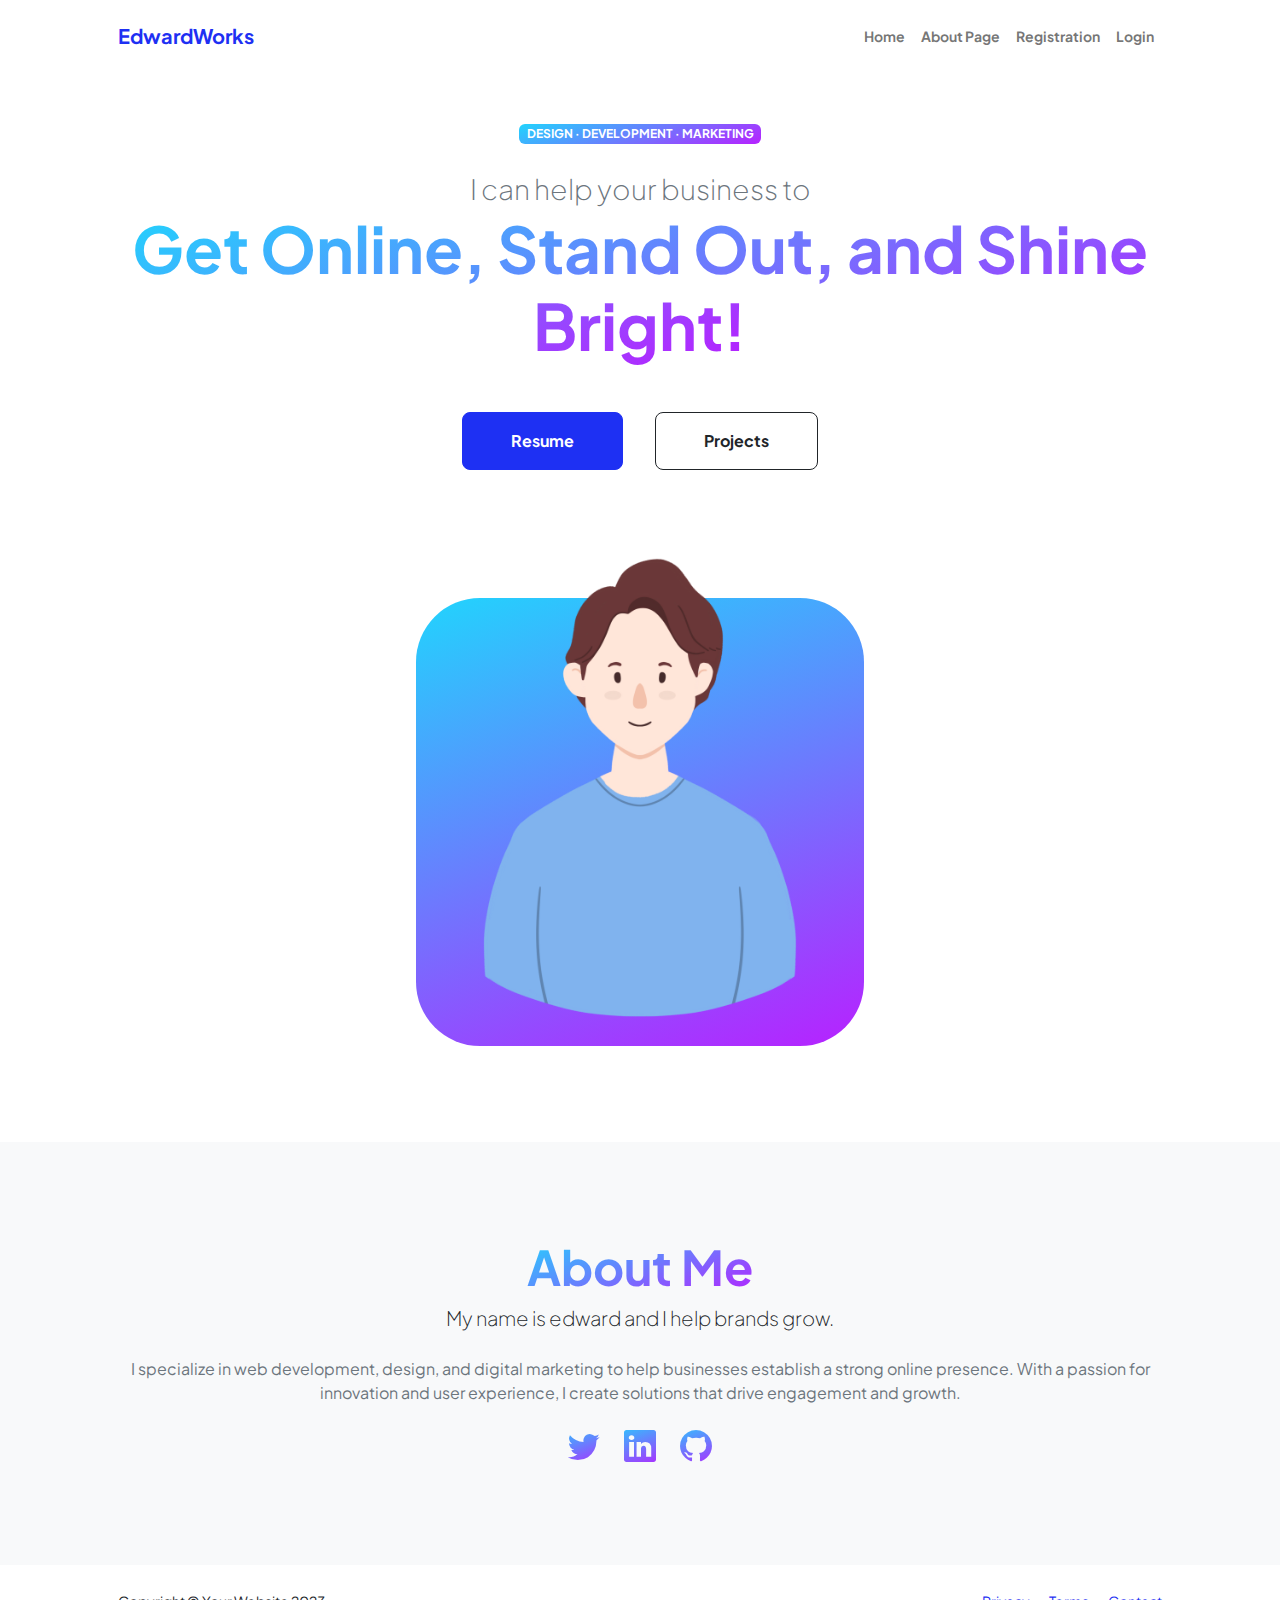
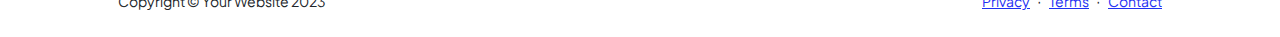
<file: midterm/act - 3 Shop/index.html>
<!DOCTYPE html>
<html lang="en">
    <head>
        <meta charset="utf-8" />
        <meta name="viewport" content="width=device-width, initial-scale=1, shrink-to-fit=no" />
        <meta name="description" content="" />
        <meta name="author" content="" />
        <title>Edward shop</title>
        <!-- Favicon-->
        <link rel="icon" type="image/x-icon" href="assets/favicon.ico" />
        <!-- Custom Google font-->
        <link rel="preconnect" href="https://fonts.googleapis.com" />
        <link rel="preconnect" href="https://fonts.gstatic.com" crossorigin />
        <link href="https://fonts.googleapis.com/css2?family=Plus+Jakarta+Sans:wght@100;200;300;400;500;600;700;800;900&display=swap" rel="stylesheet" />
        <!-- Bootstrap icons-->
        <link href="https://cdn.jsdelivr.net/npm/bootstrap-icons@1.8.1/font/bootstrap-icons.css" rel="stylesheet" />
        <!-- Core theme CSS (includes Bootstrap)-->
        <link href="css/styles.css" rel="stylesheet" />
    </head>
    <body class="d-flex flex-column h-100">
        <main class="flex-shrink-0">
            <!-- Navigation-->
            <nav class="navbar navbar-expand-lg navbar-light bg-white py-3">
                <div class="container px-5">
                    <a class="navbar-brand" href="index.html"><span class="fw-bolder text-primary">EdwardWorks</span></a>
                    <button class="navbar-toggler" type="button" data-bs-toggle="collapse" data-bs-target="#navbarSupportedContent" aria-controls="navbarSupportedContent" aria-expanded="false" aria-label="Toggle navigation"><span class="navbar-toggler-icon"></span></button>
                    <div class="collapse navbar-collapse" id="navbarSupportedContent">
                        <ul class="navbar-nav ms-auto mb-2 mb-lg-0 small fw-bolder">
                            <li class="nav-item"><a class="nav-link" href="index.html">Home</a></li>
                            <li class="nav-item"><a class="nav-link" href="">About Page</a></li>
                            <li class="nav-item"><a class="nav-link" href="" data-bs-toggle="modal" data-bs-target="#reg">Registration</a></li>
                            <li class="nav-item"><a class="nav-link" href="" data-bs-toggle="modal" data-bs-target="#log">Login</a></li>
                        </ul>
                    </div>
                </div>
            </nav>

            
            <!-- Header-->
            <header class="py-5">
                <div class="container px-5 pb-5">
                    <div class="row gx-5 align-items-center">
                        <div class="col-xxl-5">
                            <!-- Header text content-->
                            <div class="text-center text-xxl-start">
                                <div class="badge bg-gradient-primary-to-secondary text-white mb-4"><div class="text-uppercase">Design &middot; Development &middot; Marketing</div></div>
                                <div class="fs-3 fw-light text-muted">I can help your business to</div>
                                <h1 class="display-3 fw-bolder mb-5"><span class="text-gradient d-inline">Get Online, Stand Out, and Shine Bright!</span></h1>
                                <div class="d-grid gap-3 d-sm-flex justify-content-sm-center justify-content-xxl-start mb-3">
                                    <a class="btn btn-primary btn-lg px-5 py-3 me-sm-3 fs-6 fw-bolder" href="resume.html">Resume</a>
                                    <a class="btn btn-outline-dark btn-lg px-5 py-3 fs-6 fw-bolder" href="projects.html">Projects</a>
                                </div>
                            </div>
                        </div>
                        <div class="col-xxl-7">
                            <!-- Header profile picture-->
                            <div class="d-flex justify-content-center mt-5 mt-xxl-0">
                                <div class="profile bg-gradient-primary-to-secondary">
                                    <!-- TIP: For best results, use a photo with a transparent background like the demo example below-->
                                    <!-- Watch a tutorial on how to do this on YouTube (link)-->
                                    <img class="profile-img" src="assets/yea.png" alt="..." />
                                </div>
                            </div>
                        </div>
                    </div>
                </div>
            </div>
            </header>
            <!-- About Section-->
            <section class="bg-light py-5">
                <div class="container px-5">
                    <div class="row gx-5 justify-content-center">
                        <div class="col-xxl-8">
                            <div class="text-center my-5">
                                <h2 class="display-5 fw-bolder"><span class="text-gradient d-inline">About Me</span></h2>
                                <p class="lead fw-light mb-4">My name is edward and I help brands grow.</p>
                                <p class="text-muted">I specialize in web development, design, and digital marketing to help businesses establish a strong online presence. With a passion for innovation and user experience, I create solutions that drive engagement and growth.</p>
                                <div class="d-flex justify-content-center fs-2 gap-4">
                                    <a class="text-gradient" href="#!"><i class="bi bi-twitter"></i></a>
                                    <a class="text-gradient" href="#!"><i class="bi bi-linkedin"></i></a>
                                    <a class="text-gradient" href="#!"><i class="bi bi-github"></i></a>
                                </div>
                            </div>
                        </div>
                    </div>
                </div>
            </section>
        </main>



        <!-- Modal registration-->
        <div class="modal fade" id="reg" tabindex="-1" aria-labelledby="exampleModalLabel" aria-hidden="true">
            <div class="modal-dialog">
            <div class="modal-content">
                <div class="modal-header">
                <h5 class="modal-title" id="exampleModalLabel">CREATE ACCOUNT</h5>
                <button type="button" class="btn-close" data-bs-dismiss="modal" aria-label="Close"></button>
                </div>
                <div class="modal-body">

                <form action="" method="POST">

                <div class="input-group flex-nowrap mb-3">
                    <span class="input-group-text" id="addon-wrapping"><i class="bi bi-person-circle fs-4 text-success"></i></span>
                    <input type="text" class="form-control" placeholder="Enter Your First Name..." required >
                </div>

                <div class="input-group flex-nowrap mb-3">
                    <span class="input-group-text" id="addon-wrapping"><i class="bi bi-person-circle fs-4 text-success"></i></span>
                    <input type="text" class="form-control" placeholder="Enter Your Last Name..." required >
                </div>

                <div class="input-group flex-nowrap mb-3">
                    <span class="input-group-text" id="addon-wrapping"> <i class="bi bi-envelope-fill fs-4 text-success"></i> </span>
                    <input type="email" class="form-control" placeholder="Enter Your Email..." required >
                </div>

                <div class="input-group flex-nowrap mb-3">
                    <span class="input-group-text" id="addon-wrapping"><i class="bi bi-key-fill fs-4 text-success"></i></span>
                    <input type="password" id="myInput" class="form-control" placeholder="Type Your Password..." required >
                </div>
                <span class="fs-4">
                    <input type="checkbox" class="form-check-input" onclick="myFunction()">Show Password
                </span>

                <script>
                    function myFunction() {
                        var x = document.getElementById("myInput");
                        if (x.type === "password") {
                          x.type = "text";
                        } else {
                          x.type = "password";
                        }
                      }
                </script>

                </div>
                    <div class="modal-footer">
                    <input type="submit" value="REGISTER" class="btn btn-success">
                    </div>
                </form>
                    
                </div>
            </div>
        </div>


        <!-- Modal Login-->
        <div class="modal fade" id="log" tabindex="-1" aria-labelledby="exampleModalLabel" aria-hidden="true">
            <div class="modal-dialog">
            <div class="modal-content">
                <div class="modal-header">
                <h5 class="modal-title" id="exampleModalLabel">LOGIN</h5>
                <button type="button" class="btn-close" data-bs-dismiss="modal" aria-label="Close"></button>
                </div>
                <div class="modal-body">


                    <form action="" method="POST">

                <div class="input-group flex-nowrap mb-3 border border-success rounded">
                    <span class="input-group-text" id="addon-wrapping"> <i class="bi bi-envelope-fill fs-4 text-success"></i> </span>
                    <input type="email" class="form-control" placeholder="Enter Your Email..." required >
                </div>

                <div class="input-group flex-nowrap mb-3">
                    <span class="input-group-text" id="addon-wrapping"><i class="bi bi-key-fill fs-4 text-success"></i></span>
                    <input type="password" id="LOGIN" class="form-control" placeholder="Type Your Password..." required >
                </div>
                <span class="fs-4">
                    <input type="checkbox" class="form-check-input" onclick="myFunctionlog()">Show Password
                </span>

                <script>
                    function myFunctionlog() {
                        var x = document.getElementById("LOGIN");
                        if (x.type === "password") {
                          x.type = "text";
                        } else {
                          x.type = "password";
                        }
                      }
                </script>

                </div>
                    <div class="modal-footer">
                    <input type="submit" value="LOGIN" class="btn btn-success">
                    </div>
                </form>
        
                </div>
            </div>
        </div>

        <!-- Footer-->
        <footer class="bg-white py-4 mt-auto">
            <div class="container px-5">
                <div class="row align-items-center justify-content-between flex-column flex-sm-row">
                    <div class="col-auto"><div class="small m-0">Copyright &copy; Your Website 2023</div></div>
                    <div class="col-auto">
                        <a class="small" href="#!">Privacy</a>
                        <span class="mx-1">&middot;</span>
                        <a class="small" href="#!">Terms</a>
                        <span class="mx-1">&middot;</span>
                        <a class="small" href="#!">Contact</a>
                    </div>
                </div>
            </div>
        </footer>
        <!-- Bootstrap core JS-->
        <script src="https://cdn.jsdelivr.net/npm/bootstrap@5.2.3/dist/js/bootstrap.bundle.min.js"></script>
        <!-- Core theme JS-->
        <script src="js/scripts.js"></script>
    </body>
</html>
</file>
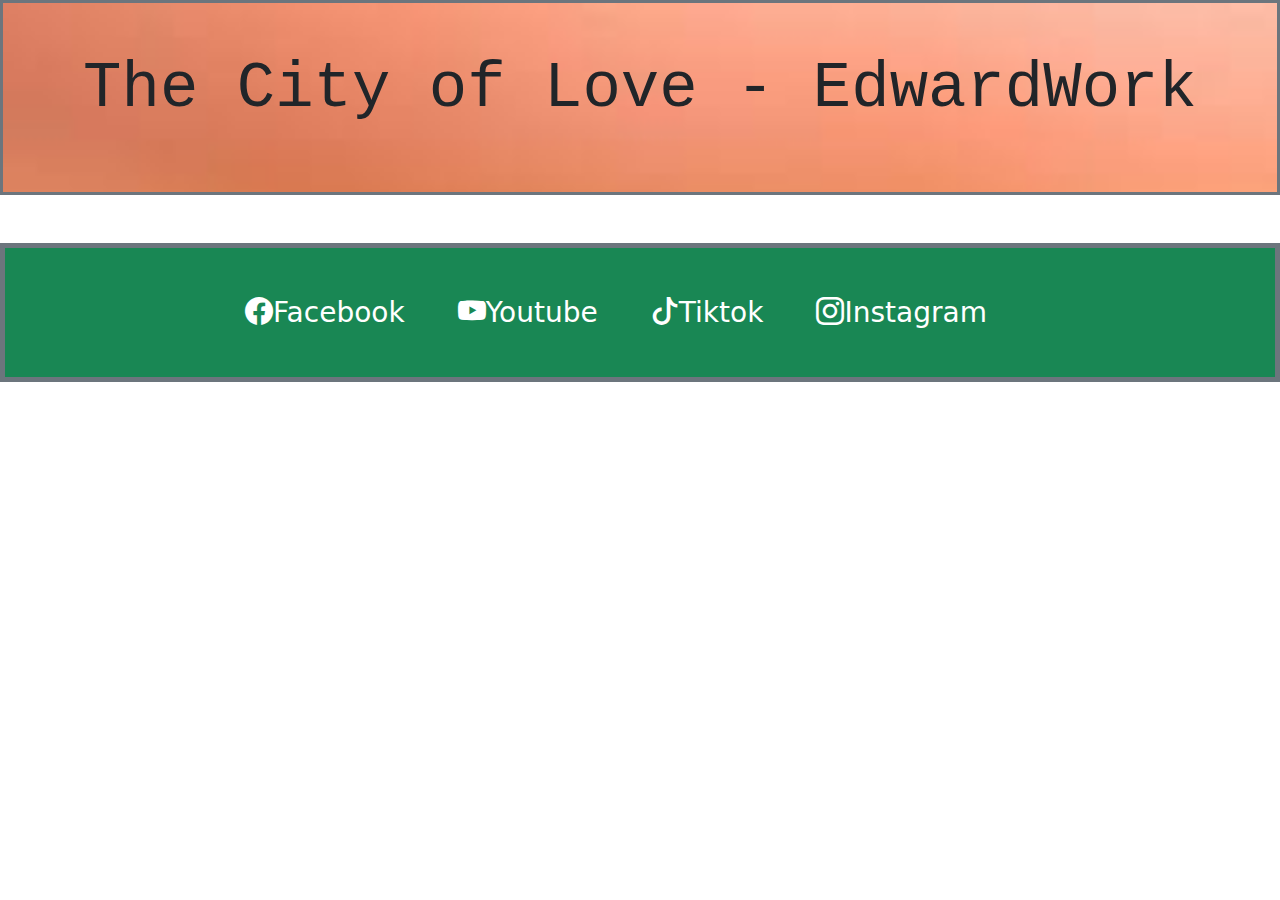
<file: midterm/act -1 Internal links/index1.html>
<!DOCTYPE html>
<html lang="en">
<head>
    <meta charset="UTF-8">
    <meta name="viewport" content="width=device-width, initial-scale=1.0">

    <!--CDN for Boostrap 5 link-->
    <link href="https://cdn.jsdelivr.net/npm/bootstrap@5.3.3/dist/css/bootstrap.min.css" rel="stylesheet">
    <script src="https://cdn.jsdelivr.net/npm/bootstrap@5.3.3/dist/js/bootstrap.bundle.min.js"></script>

    <!--Bootstrapcdn.com icon link-->
    <link rel="stylesheet" href="https://cdn.jsdelivr.net/npm/bootstrap-icons@1.11.3/font/bootstrap-icons.css">
    <title>Bootstrap Page</title>

    <style>
        .header h1{
            font-family: 'Courier New';
            font-weight: bold;
        }
        .header{
            background-repeat: no-repeat;
            background-size: cover;
            background-image: url(images.jpg);
        }

    </style>

</head>

<body>
    <div class="header bg-dark text-center p-5 border border-3 border border-secondary">
        <h1><p class="text-dark display-3">The City of Love - EdwardWork</p></h1>
    </div>

    <div class="icons bg-success text-center p-5 border-5 mt-5 border border-3 border border-secondary">
        
        <span class="h3 text-white me-5"><i class="bi bi-facebook"></i>Facebook</span>
        <span class="h3 text-white me-5"><i class="bi bi-youtube"></i>Youtube</span>
        <span class="h3 text-white me-5"><i class="bi bi-tiktok"></i>Tiktok</span>
        <span class="h3 text-white me-5"><i class="bi bi-instagram"></i>Instagram</span>
    </div>
</body>
</html>
</file>
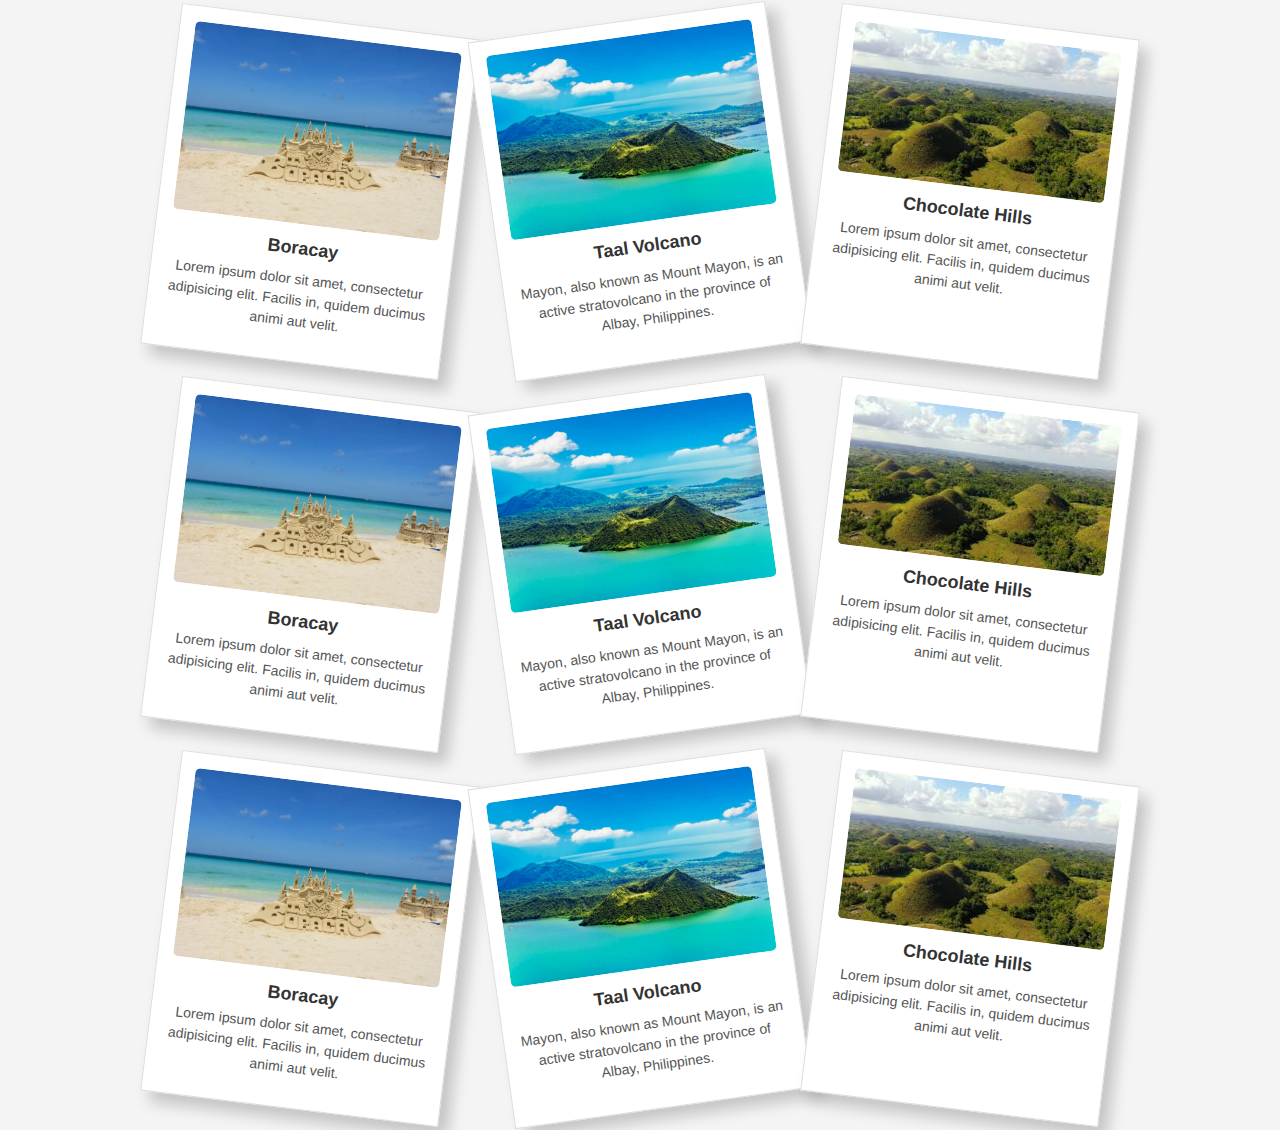
<file: prelim/animated_gallery/gallery.html>
<!DOCTYPE html>
<html lang="en">
<head>
    <meta charset="UTF-8">
    <meta name="viewport" content="width=device-width, initial-scale=1.0">
    <title>Gallery Page</title>
    <style>
        * {
            box-sizing: border-box;
        }

        body {
            margin: 0;
            font-family: Arial, sans-serif;
            background-color: #f4f4f4;
            padding: 20px;
        }

        .row {
            display: flex;
            justify-content: center;
            gap: 30px;
            flex-wrap: wrap;
        }

        .col ,.col3{
            width: 300px;
            padding: 15px;
            border: 1px solid #ddd;
            background-color: white;
            box-shadow: 10px 10px 15px rgba(0, 0, 0, 0.2);
            text-align: center;
            transform: rotate(7deg);
            transition: transform 0.3s ease-in-out, box-shadow 0.3s ease-in-out;
        }

        .col2{
            width: 300px;
            padding: 15px;
            border: 1px solid #ddd;
            background-color: white;
            box-shadow: 10px 10px 15px rgba(0, 0, 0, 0.2);
            text-align: center;
            transform: rotate(-8deg); 
            transition: transform 0.3s ease-in-out, box-shadow 0.3s ease-in-out;
        }

        .col:hover, .col2:hover, .col3:hover {
            transform: rotate(0deg);
            box-shadow: 15px 15px 20px rgba(0, 0, 0, 0.3); 
        }

        img {
            width: 100%;
            height: auto;
            border-radius: 5px;
        }

        span {
            display: block;
            font-weight: bold;
            font-size: 18px;
            margin-top: 10px;
            color: #333;
        }

        p {
            font-size: 14px;
            line-height: 1.5;
            color: #555;
            margin-top: 10px;
        }
    </style>
</head>
<body>
    <div class="row">
        <div class="col">
            <img src="borac.webp" alt="Boracay">
            <span>Boracay</span>
            <p>Lorem ipsum dolor sit amet, consectetur adipisicing elit. Facilis in, quidem ducimus animi aut velit.</p>
        </div>

        <div class="col2">
            <img src="taal.jpg" alt="Taal Volcano">
            <span>Taal Volcano</span>
            <p>Mayon, also known as Mount Mayon, is an active stratovolcano in the province of Albay, Philippines.</p>
        </div>

        <div class="col3">
            <img src="choco.jpg" alt="Chocolate Hills">
            <span>Chocolate Hills</span>
            <p>Lorem ipsum dolor sit amet, consectetur adipisicing elit. Facilis in, quidem ducimus animi aut velit.</p>
        </div>

        <div class="col">
            <img src="borac.webp" alt="Boracay">
            <span>Boracay</span>
            <p>Lorem ipsum dolor sit amet, consectetur adipisicing elit. Facilis in, quidem ducimus animi aut velit.</p>
        </div>

        <div class="col2">
            <img src="taal.jpg" alt="Taal Volcano">
            <span>Taal Volcano</span>
            <p>Mayon, also known as Mount Mayon, is an active stratovolcano in the province of Albay, Philippines.</p>
        </div>

        <div class="col3">
            <img src="choco.jpg" alt="Chocolate Hills">
            <span>Chocolate Hills</span>
            <p>Lorem ipsum dolor sit amet, consectetur adipisicing elit. Facilis in, quidem ducimus animi aut velit.</p>
        </div>

        <div class="col">
            <img src="borac.webp" alt="Boracay">
            <span>Boracay</span>
            <p>Lorem ipsum dolor sit amet, consectetur adipisicing elit. Facilis in, quidem ducimus animi aut velit.</p>
        </div>

        <div class="col2">
            <img src="taal.jpg" alt="Taal Volcano">
            <span>Taal Volcano</span>
            <p>Mayon, also known as Mount Mayon, is an active stratovolcano in the province of Albay, Philippines.</p>
        </div>

        <div class="col3">
            <img src="choco.jpg" alt="Chocolate Hills">
            <span>Chocolate Hills</span>
            <p>Lorem ipsum dolor sit amet, consectetur adipisicing elit. Facilis in, quidem ducimus animi aut velit.</p>
        </div>
    </div>
</body>
</html>
</file>
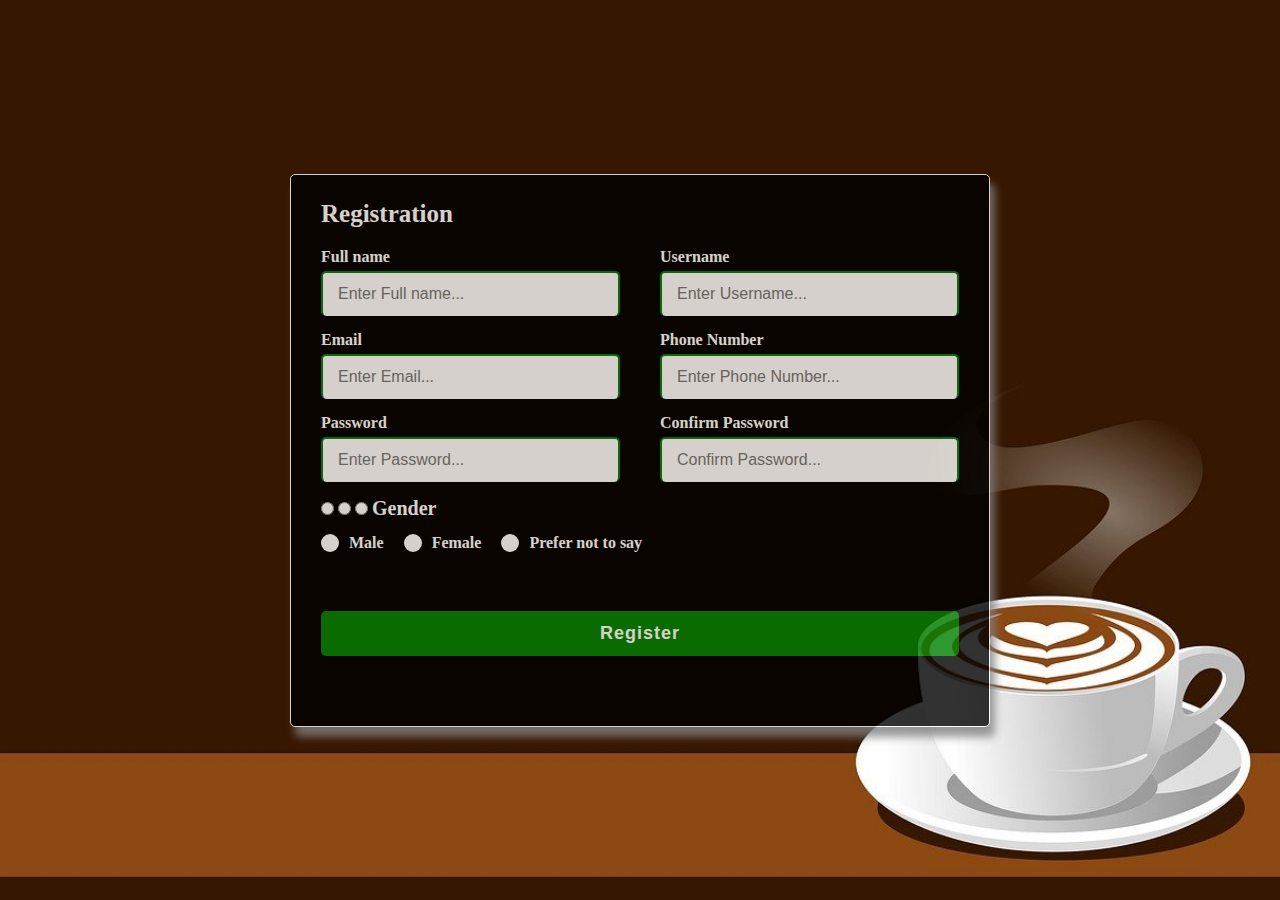
<file: prelim/Responsive Registration Page/reg.html>
<!DOCTYPE html>
<html lang="en">
<head>
    <meta charset="UTF-8">
    <meta name="viewport" content="width=device-width, initial-scale=1.0">
    <title>Responsive Registration Page</title>
    <link rel="stylesheet" href="style.css">
</head>
<body>

    <div class="container">
        <div class="title"> Registration </div>

        <form action="#" method="POST">
            <div class="user-details">
                <div class="input-box">
                    <span class="details">Full name</span>
                    <input type="text" name="" placeholder="Enter Full name..." required>
                </div>
                
                <div class="input-box">
                    <span class="details">Username</span>
                    <input type="text" name="" placeholder="Enter Username..." required>
                </div>

                <div class="input-box">
                    <span class="details">Email</span>
                    <input type="text" name="" placeholder="Enter Email..." required>
                </div>

                <div class="input-box">
                    <span class="details">Phone Number</span>
                    <input type="number" name="" placeholder="Enter Phone Number..." required>
                </div>

                <div class="input-box">
                    <span class="details">Password</span>
                    <input type="password" name="" placeholder="Enter Password..." required>
                </div>
                
                <div class="input-box">
                    <span class="details">Confirm Password</span>
                    <input type="password" name="" placeholder="Confirm Password..." required>
                </div>

                

                <div class="gender-details">
                    <input type="radio" name="gender" id="dot-1">
                    <input type="radio" name="gender" id="dot-2">
                    <input type="radio" name="gender" id="dot-3">
                    
                    <span class="gender-title">Gender</span>

                    <div class="category">
                        <label for="dot-1">
                            <span class="dot one"> </span>
                            <span class="gender"> Male </span>
                        </label>

                        <label for="dot-2">
                            <span class="dot two"> </span>
                            <span class="gender"> Female </span>
                        </label>

                        <label for="dot-3">
                            <span class="dot three"> </span>
                            <span class="gender"> Prefer not to say </span>
                        </label>
                    </div>
                </div>

            </div>

            <div class="button">
                <input type="submit" name="" value="Register">
            </div>

        </form>
    </div>
    

</body>
</html>
</file>
<file: prelim/Responsive Registration Page/style.css>
*{
    margin: 0;
    padding: 0;
    box-sizing: border-box;
}

body{
    display: flex;
    height: 100vh;
    justify-content: center;
    align-items: center;
    padding: 10px;
    background-image: url("coffee.jpg");
    background-position: center;
    background-repeat: no-repeat;
    background-size: cover;
}

.container{
    font-family: calibri;
    font-weight: bold;
    max-width: 700px;
    width: 100%;
    background-color: black;
    padding: 25px 30px;
    border-radius: 5px;
    color: white;
    border: 1px solid;
    box-shadow: 5px 10px 8px gray;
    opacity: 0.8;
}

.container .title{
    font-size: 25px;
    font-weight: bold;
    position: relative;
}

.container .title::before{
    content: ' ';
    position: absolute;
    height: 3px;
    width: 30px;
}

.container form .user-details{
    display: flex;
    flex-wrap: wrap;
    justify-content: space-between;
    margin: 20px 0 12px 0;
}

form .user-details .input-box{
    margin-bottom: 15px;
    width: calc(100% / 2 - 20px);
}

.user-details .input-box .details{
    display: block;
    font-weight: bold;
    margin-bottom: 5px;
}

.user-details .input-box input{
    height: 45px;
    width: 100%;
    outline: none;
    border-radius: 5px;
    border: 2px solid green;
    padding-left: 15px;
    font-size: 16px;
    border-bottom: 2px;
    transition: all 0.3s ease;
}

.user-details .input-box .input:focus,
.user-details .input-box input:valid{
    border-color: white;
}

form .gender-details .gender-title{
    font-size: 20px;
    font-weight: bold;
}

.gender-details .category{
    display: flex;
    align-items: center;
    justify-content: space-between;
    width: 100%;
    margin: 14px 0;
    gap: 20px;
}


.gender-details .category label{
    display: flex;
    align-items: center;
}

.gender-details .category .dot{
    height: 18px;
    width: 18px;
    background-color: white;
    border-radius: 50%;
    margin-right: 10px;
    border: 5px solid transparent;
    transition: all 0.3s ease;
}

#dot-1:check~.category label .one,
#dot-2:check~.category label .two,
#dot-3:check~.category label .three{
    border-color: #d9d9d9;
    background-color: #9b599b;
}

form input [type="radio"]{
    display: none;
}

form .button{
    height: 45px;
    margin: 45px 0;
}

form .button input{
    height: 100%;
    width: 100%;
    outline: none;
    color: #fff;
    border-radius: 5px;
    border: none;
    font-size: 18px;
    font-weight: bold;
    letter-spacing: 1px;
    background-color: green;
}

form .button input:hover{
    background-color: blue;
}

@media (max-width:584px){
    .container{
        max-width: 100%;
    }
    form .user-details .input-box{
        margin-bottom: 15px;
        width: 100%;
    }

    form .gender-details .category{
        width: 100%;
    }

    .container form .user-details{
        max-height: 300px;
        overflow-y: scroll;
    }

    .user-details::webkit-scrollbar{
        width: 0;
    }
}
</file>
